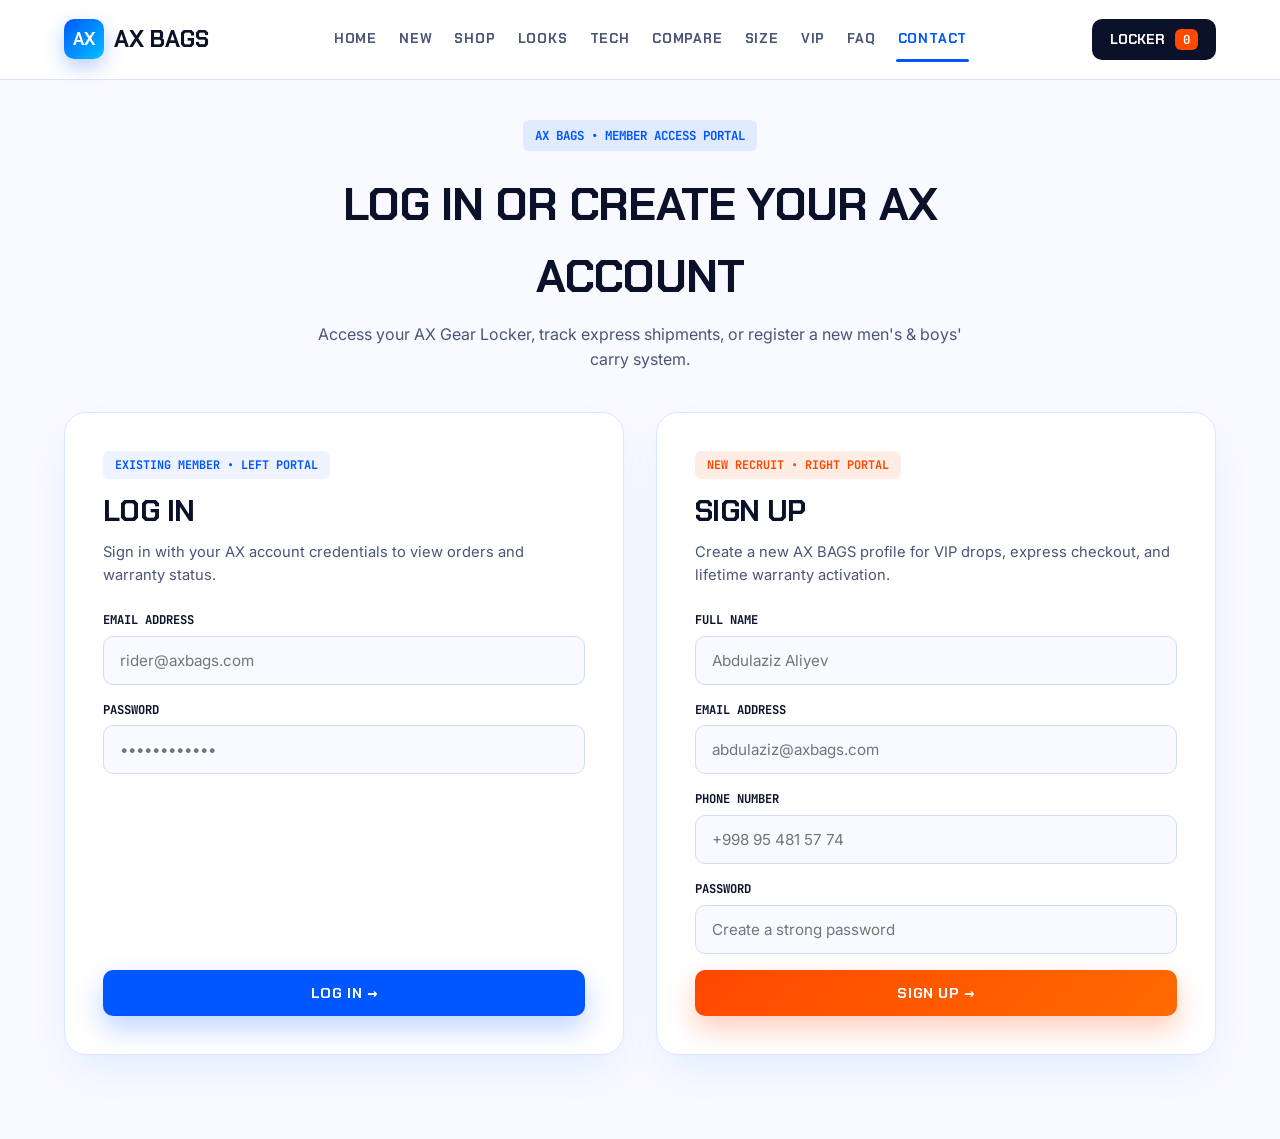
<file: contact.html>
<!doctype html>
<html lang="en">
  <head>
    <meta charset="UTF-8" />
    <meta name="viewport" content="width=device-width, initial-scale=1.0" />
    <title>Log In &amp; Sign Up — AX BAGS Member Portal</title>
    <meta
      name="description"
      content="Log in or sign up for an AX BAGS member account to manage orders, VIP drops, and lifetime warranty registration."
    />
    <link rel="preconnect" href="https://fonts.googleapis.com" />
    <link rel="preconnect" href="https://fonts.gstatic.com" crossorigin />
    <link
      href="https://fonts.googleapis.com/css2?family=Chakra+Petch:wght@600;700&family=Inter:wght@400;500;600;700;800&family=JetBrains+Mono:wght@500;700&display=swap"
      rel="stylesheet"
      media="print"
      onload="this.media = 'all'"
    />
    <link rel="stylesheet" href="style.css" />
  </head>
  <body>
    <header class="site-navbar">
      <div class="container nav-inner">
        <a href="index.html#page-home" class="brand-logo">
          <span class="logo-box">AX</span>
          <span>AX BAGS</span>
        </a>
        <nav class="nav-links">
          <a href="index.html#page-home">HOME</a>
          <a href="index.html#page-arrivals">NEW</a>
          <a href="index.html#page-catalog">SHOP</a>
          <a href="index.html#page-lookbook">LOOKS</a>
          <a href="index.html#page-anatomy">TECH</a>
          <a href="index.html#page-compare">COMPARE</a>
          <a href="index.html#page-size">SIZE</a>
          <a href="index.html#page-vip">VIP</a>
          <a href="index.html#page-reviews">FAQ</a>
          <a href="contact.html" class="active">CONTACT</a>
        </nav>
        <div class="nav-actions">
          <button class="cart-trigger" onclick="toggleCart(true)">
            <span>LOCKER</span>
            <span class="cart-count">0</span>
          </button>
        </div>
      </div>
    </header>

    <main class="contact-page-wrap">
      <div class="container">
        <div class="auth-header scroll-reveal visible">
          <span class="section-kicker">AX BAGS • MEMBER ACCESS PORTAL</span>
          <h1>LOG IN OR CREATE YOUR AX ACCOUNT</h1>
          <p>
            Access your AX Gear Locker, track express shipments, or register a
            new men's &amp; boys' carry system.
          </p>
        </div>
        <div class="auth-grid">
          <article class="auth-card ax-card scroll-reveal visible">
            <div class="auth-card-head">
              <span class="auth-badge">EXISTING MEMBER • LEFT PORTAL</span>
              <h2>LOG IN</h2>
              <p class="sub">
                Sign in with your AX account credentials to view orders and
                warranty status.
              </p>
            </div>
            <form class="auth-form" onsubmit="handleLogin(event)">
              <div class="auth-fields">
                <div class="form-group">
                  <label>EMAIL ADDRESS</label>
                  <input
                    type="email"
                    name="email"
                    required
                    placeholder="rider@axbags.com"
                  />
                </div>
                <div class="form-group">
                  <label>PASSWORD</label>
                  <input
                    type="password"
                    name="password"
                    required
                    placeholder="••••••••••••"
                  />
                </div>
              </div>
              <div>
                <button type="submit" class="btn-primary full-w">
                  LOG IN →
                </button>
                <div class="toast-msg"></div>
              </div>
            </form>
          </article>

          <article class="auth-card ax-card scroll-reveal visible">
            <div class="auth-card-head">
              <span class="auth-badge signup">NEW RECRUIT • RIGHT PORTAL</span>
              <h2>SIGN UP</h2>
              <p class="sub">
                Create a new AX BAGS profile for VIP drops, express checkout,
                and lifetime warranty activation.
              </p>
            </div>
            <form class="auth-form" onsubmit="handleSignup(event)">
              <div class="auth-fields">
                <div class="form-group">
                  <label>FULL NAME</label>
                  <input
                    type="text"
                    name="fullName"
                    required
                    placeholder="Abdulaziz Aliyev"
                  />
                </div>
                <div class="form-group">
                  <label>EMAIL ADDRESS</label>
                  <input
                    type="email"
                    name="email"
                    required
                    placeholder="abdulaziz@axbags.com"
                  />
                </div>
                <div class="form-group">
                  <label>PHONE NUMBER</label>
                  <input
                    type="tel"
                    name="phone"
                    required
                    placeholder="+998 95 481 57 74"
                  />
                </div>
                <div class="form-group">
                  <label>PASSWORD</label>
                  <input
                    type="password"
                    name="password"
                    required
                    placeholder="Create a strong password"
                  />
                </div>
              </div>
              <div>
                <button type="submit" class="btn-primary btn-flame full-w">
                  SIGN UP →
                </button>
                <div class="toast-msg"></div>
              </div>
            </form>
          </article>
        </div>
      </div>
    </main>

    <div
      id="cart-drawer"
      class="drawer-backdrop"
      onclick="if (event.target === this) toggleCart(false);"
    >
      <aside class="cart-drawer">
        <div class="drawer-head">
          <h3>AX GEAR LOCKER (<span class="cart-count">0</span>)</h3>
          <button class="close-btn" onclick="toggleCart(false)">✕</button>
        </div>
        <div class="ship-bar-wrap">
          <p id="ship-msg">Add $150.00 more for Free Express Shipping</p>
          <div class="ship-track">
            <div id="ship-fill" class="ship-fill"></div>
          </div>
        </div>
        <div id="cart-items" class="cart-items"></div>
        <div class="drawer-foot">
          <div class="subtotal-row">
            <span>ESTIMATED TOTAL</span>
            <strong id="cart-subtotal">$0.00</strong>
          </div>
          <button
            class="btn-primary full-w"
            onclick="
              this.textContent = 'LOCKER ORDER DISPATCHED ✓';
              setTimeout(
                () => (this.textContent = 'INSTANT EXPRESS CHECKOUT →'),
                2200,
              );
            "
          >
            INSTANT EXPRESS CHECKOUT →
          </button>
        </div>
      </aside>
    </div>

    <script src="script.js"></script>
  </body>
</html>
</file>
<file: style.css>
:root {
  --bg-snow: #f8faff;
  --bg-white: #ffffff;
  --bg-ice: #eef3ff;
  --hyper-blue: #0057ff;
  --flame-orange: #ff4800;
  --volt-green: #00d66c;
  --cyber-cyan: #00c2ff;
  --navy-ink: #0a1128;
  --cool-slate: #4a5578;
  --border-light: #dce5ff;
  --shadow-soft: 0 18px 45px -12px rgba(0, 87, 255, 0.12);
  --shadow-hover: 0 24px 48px rgba(0, 87, 255, 0.22);
}
* {
  box-sizing: border-box;
  margin: 0;
  padding: 0;
}
html {
  scroll-behavior: smooth;
  scroll-padding-top: 80px;
  background: var(--bg-snow);
  color: var(--navy-ink);
  font-family:
    "Inter",
    -apple-system,
    BlinkMacSystemFont,
    sans-serif;
}
body {
  background: var(--bg-snow);
  color: var(--navy-ink);
  overflow-x: hidden;
  line-height: 1.55;
}
h1,
h2,
h3,
h4,
.font-display {
  font-family: "Chakra Petch", sans-serif;
  letter-spacing: -0.02em;
  color: var(--navy-ink);
}
.container {
  width: 90vw;
  max-width: 90vw;
  margin-inline: auto;
}
.scroll-reveal {
  opacity: 0;
  transform: translateY(50px) scale(0.95);
  filter: blur(6px);
  transition: all 1.3s cubic-bezier(0.16, 1, 0.3, 1);
  will-change: opacity, transform, filter;
}
.scroll-reveal.visible {
  opacity: 1;
  transform: translateY(0) scale(1);
  filter: blur(0);
}
.ax-card,
.arrival-spotlight,
.bag-card,
.bento-card,
.anatomy-card,
.compare-wrap,
.size-guide-grid,
.vip-banner,
.review-card,
.faq-item,
.auth-card,
.stat-box,
.hero-visual-card {
  transition: all 1.2s cubic-bezier(0.16, 1, 0.3, 1);
}
.ax-card:hover,
.arrival-spotlight:hover,
.bag-card:hover,
.bento-card:hover,
.anatomy-card:hover,
.compare-wrap:hover,
.size-guide-grid:hover,
.vip-banner:hover,
.review-card:hover,
.faq-item:hover,
.auth-card:hover,
.stat-box:hover,
.hero-visual-card:hover {
  transform: translateY(-12px) scale(1.02);
  box-shadow: 0 24px 48px rgba(0, 87, 255, 0.22);
  border-color: #0057ff;
}
.ax-card img,
.arrival-media img,
.bag-card img,
.bento-card img,
.anatomy-card img,
.size-preview-box img,
.vip-media img,
.hero-visual-card img {
  transition: transform 1.4s cubic-bezier(0.16, 1, 0.3, 1);
}
.ax-card:hover img,
.arrival-spotlight:hover .arrival-media img,
.bag-card:hover img,
.bento-card:hover img,
.anatomy-card:hover img,
.size-guide-grid:hover .size-preview-box img,
.vip-banner:hover .vip-media img,
.hero-visual-card:hover img {
  transform: scale(1.08);
}
#contact-view {
  display: none;
}
body.contact-mode #main-store-view {
  display: none !important;
}
body.contact-mode #contact-view {
  display: block !important;
}
body.contact-mode footer,
body.contact-mode .site-footer {
  display: none !important;
}
#bag-preloader {
  position: fixed;
  inset: 0;
  z-index: 999999;
  display: flex;
  overflow: hidden;
  pointer-events: all;
  perspective: 1400px;
}
#bag-preloader.done {
  visibility: hidden;
  pointer-events: none;
}
.bag-top-flap {
  position: absolute;
  top: 0;
  left: 50%;
  transform: translateX(-50%);
  width: 420px;
  max-width: 90vw;
  height: 150px;
  background: linear-gradient(180deg, #0045cc 0%, #0057ff 100%);
  border: 2px solid #00c2ff;
  border-top: none;
  border-radius: 0 0 36px 36px;
  z-index: 7;
  display: flex;
  flex-direction: column;
  align-items: center;
  justify-content: flex-end;
  padding-bottom: 18px;
  box-shadow: 0 22px 50px rgba(10, 17, 40, 0.35);
  transform-origin: top center;
  transition:
    transform 2.2s cubic-bezier(0.22, 1, 0.36, 1),
    opacity 1.5s ease;
}
.tactical-buckle {
  background: #ffffff;
  color: #0a1128;
  font-family: "JetBrains Mono", monospace;
  font-size: 0.72rem;
  font-weight: 800;
  letter-spacing: 0.12em;
  padding: 8px 18px;
  border-radius: 8px;
  border: 2px solid #ff4800;
  box-shadow: 0 6px 16px rgba(255, 72, 0, 0.35);
  transition:
    transform 0.6s ease,
    background 0.4s ease;
}
#bag-preloader.unzipping .tactical-buckle {
  background: #00d66c;
  color: #ffffff;
  border-color: #ffffff;
  transform: scale(1.08);
}
#bag-preloader.opened .bag-top-flap {
  transform: translateX(-50%) rotateX(110deg) translateY(-180px);
  opacity: 0;
}
.bag-panel {
  width: 50%;
  height: 100%;
  background: linear-gradient(145deg, #0057ff 0%, #0a1128 100%);
  display: flex;
  flex-direction: column;
  justify-content: center;
  padding: 5vw;
  position: relative;
  transition:
    transform 3.2s cubic-bezier(0.22, 1, 0.36, 1),
    opacity 2.8s ease;
}
.bag-left {
  align-items: flex-end;
  border-right: 4px dashed rgba(255, 255, 255, 0.65);
  transform-origin: left center;
}
.bag-right {
  align-items: flex-start;
  border-left: 4px dashed rgba(255, 255, 255, 0.65);
  transform-origin: right center;
}
.bag-brand-mark {
  color: #ffffff;
  font-family: "Chakra Petch", sans-serif;
  text-transform: uppercase;
}
.bag-brand-mark h2 {
  color: #ffffff;
  font-size: clamp(2.8rem, 6vw, 5.5rem);
  line-height: 0.95;
}
.bag-stitch-badge {
  display: inline-block;
  padding: 6px 14px;
  background: rgba(255, 255, 255, 0.14);
  border: 1px solid rgba(0, 194, 255, 0.55);
  border-radius: 6px;
  color: #00c2ff;
  font-family: "JetBrains Mono", monospace;
  font-size: 0.78rem;
  margin-bottom: 12px;
}
.zipper-track {
  position: absolute;
  top: 0;
  bottom: 0;
  left: 50%;
  width: 14px;
  transform: translateX(-50%);
  background: repeating-linear-gradient(
    to bottom,
    #ffffff 0px,
    #ffffff 6px,
    #0057ff 6px,
    #0057ff 12px
  );
  z-index: 5;
  transition: opacity 0.6s ease;
}
.zipper-puller {
  position: absolute;
  top: 110px;
  left: 50%;
  transform: translate(-50%, 0);
  width: 58px;
  height: 86px;
  border-radius: 14px;
  background: linear-gradient(180deg, #ff4800 0%, #ff7700 100%);
  border: 3px solid #ffffff;
  color: #ffffff;
  font-family: "Chakra Petch", sans-serif;
  font-weight: 700;
  font-size: 1.05rem;
  display: flex;
  align-items: center;
  justify-content: center;
  z-index: 8;
  box-shadow: 0 16px 35px rgba(255, 72, 0, 0.55);
  transition:
    top 1.55s cubic-bezier(0.65, 0, 0.35, 1),
    opacity 0.5s ease;
}
#bag-preloader.unzipping .zipper-puller {
  top: 94%;
}
#bag-preloader.opened .zipper-track,
#bag-preloader.opened .zipper-puller {
  opacity: 0;
}
#bag-preloader.opened .bag-left {
  transform: translateX(-106%) rotateY(-22deg);
  opacity: 0;
}
#bag-preloader.opened .bag-right {
  transform: translateX(106%) rotateY(22deg);
  opacity: 0;
}
.site-navbar {
  position: fixed;
  top: 0;
  left: 0;
  right: 0;
  width: 100%;
  height: 80px;
  z-index: 99999;
  background: rgba(255, 255, 255, 0.94);
  backdrop-filter: blur(20px);
  border-bottom: 1px solid var(--border-light);
  display: flex;
  align-items: center;
}
.nav-inner {
  display: flex;
  align-items: center;
  justify-content: space-between;
  gap: 16px;
}
.brand-logo {
  display: inline-flex;
  align-items: center;
  gap: 10px;
  text-decoration: none;
  font-family: "Chakra Petch", sans-serif;
  font-weight: 700;
  font-size: 1.45rem;
  color: var(--navy-ink);
  flex-shrink: 0;
}
.logo-box {
  width: 40px;
  height: 40px;
  border-radius: 10px;
  background: linear-gradient(135deg, var(--hyper-blue), var(--cyber-cyan));
  color: #ffffff;
  display: inline-flex;
  align-items: center;
  justify-content: center;
  font-weight: 700;
  font-size: 1.1rem;
  box-shadow: 0 8px 20px rgba(0, 87, 255, 0.28);
}
.nav-links {
  display: flex;
  align-items: center;
  gap: 18px;
  overflow-x: auto;
  scrollbar-width: none;
}
.nav-links::-webkit-scrollbar {
  display: none;
}
.nav-links a {
  position: relative;
  text-decoration: none;
  color: var(--cool-slate);
  font-family: "Chakra Petch", sans-serif;
  font-size: 0.84rem;
  font-weight: 700;
  letter-spacing: 0.06em;
  text-transform: uppercase;
  padding: 28px 2px;
  white-space: nowrap;
  transition: color 0.25s ease;
}
.nav-links a:hover,
.nav-links a.active {
  color: var(--hyper-blue);
}
.nav-links a::after {
  content: "";
  position: absolute;
  left: 0;
  right: 0;
  bottom: 16px;
  height: 3px;
  border-radius: 3px;
  background: var(--hyper-blue);
  transform: scaleX(0);
  transform-origin: center;
  transition: transform 0.3s cubic-bezier(0.22, 1, 0.36, 1);
}
.nav-links a.active::after,
.nav-links a:hover::after {
  transform: scaleX(1);
}
.nav-actions {
  display: flex;
  align-items: center;
  gap: 10px;
  flex-shrink: 0;
}
.cart-trigger {
  display: inline-flex;
  align-items: center;
  gap: 10px;
  background: var(--navy-ink);
  color: #ffffff;
  border: none;
  padding: 10px 18px;
  border-radius: 10px;
  font-family: "Chakra Petch", sans-serif;
  font-weight: 700;
  font-size: 0.86rem;
  cursor: pointer;
  transition:
    background 0.25s ease,
    transform 0.2s ease;
}
.cart-trigger:hover {
  background: var(--hyper-blue);
  transform: translateY(-2px);
}
.cart-count {
  background: var(--flame-orange);
  color: #ffffff;
  padding: 2px 8px;
  border-radius: 6px;
  font-family: "JetBrains Mono", monospace;
  font-size: 0.78rem;
}
.hero-section {
  height: 100vh;
  max-height: 100vh;
  min-height: 100vh;
  padding-top: 80px;
  box-sizing: border-box;
  overflow: hidden;
  display: flex;
  align-items: center;
  border-bottom: 1px solid var(--border-light);
  background:
    radial-gradient(
      circle at 82% 24%,
      rgba(0, 194, 255, 0.22),
      transparent 42%
    ),
    radial-gradient(circle at 15% 75%, rgba(0, 87, 255, 0.12), transparent 45%),
    var(--bg-snow);
}
.hero-grid {
  display: grid;
  grid-template-columns: 1.1fr 0.9fr;
  align-items: center;
  gap: 36px;
  width: 100%;
}
.eyebrow-tag {
  display: inline-flex;
  align-items: center;
  gap: 10px;
  background: var(--bg-ice);
  border: 1px solid #c4d6ff;
  color: var(--hyper-blue);
  padding: 6px 14px;
  border-radius: 8px;
  font-family: "JetBrains Mono", monospace;
  font-size: 0.75rem;
  font-weight: 700;
  margin-bottom: 14px;
}
.pulse-dot {
  width: 9px;
  height: 9px;
  border-radius: 50%;
  background: var(--volt-green);
  box-shadow: 0 0 0 5px rgba(0, 214, 108, 0.22);
}
.hero-title {
  font-size: clamp(2.3rem, 4.1vw, 4rem);
  line-height: 1.02;
  margin-bottom: 14px;
  text-transform: uppercase;
}
.hero-title span {
  background: linear-gradient(90deg, var(--hyper-blue), var(--cyber-cyan));
  -webkit-background-clip: text;
  background-clip: text;
  color: transparent;
}
.hero-lead {
  font-size: 1rem;
  color: var(--cool-slate);
  max-width: 58ch;
  margin-bottom: 20px;
}
.hero-ctas {
  display: flex;
  flex-wrap: wrap;
  gap: 12px;
  margin-bottom: 22px;
}
.btn-primary {
  display: inline-flex;
  align-items: center;
  justify-content: center;
  gap: 8px;
  background: var(--hyper-blue);
  color: #ffffff;
  border: none;
  padding: 13px 24px;
  border-radius: 10px;
  font-family: "Chakra Petch", sans-serif;
  font-weight: 700;
  font-size: 0.92rem;
  letter-spacing: 0.04em;
  text-decoration: none;
  cursor: pointer;
  box-shadow: 0 12px 28px rgba(0, 87, 255, 0.26);
  transition:
    transform 0.25s ease,
    background 0.25s ease,
    box-shadow 0.25s ease;
}
.btn-primary:hover {
  background: #0043c7;
  transform: translateY(-2px);
  box-shadow: 0 16px 34px rgba(0, 87, 255, 0.35);
}
.btn-flame {
  background: linear-gradient(135deg, var(--flame-orange), #ff6a00);
  box-shadow: 0 12px 28px rgba(255, 72, 0, 0.28);
}
.btn-flame:hover {
  background: #e03e00;
  box-shadow: 0 16px 34px rgba(255, 72, 0, 0.38);
}
.btn-outline,
.btn-ghost {
  display: inline-flex;
  align-items: center;
  justify-content: center;
  gap: 8px;
  background: var(--bg-white);
  color: var(--navy-ink);
  border: 1.5px solid #c5d4f7;
  padding: 12px 20px;
  border-radius: 10px;
  font-family: "Chakra Petch", sans-serif;
  font-weight: 700;
  font-size: 0.88rem;
  text-decoration: none;
  cursor: pointer;
  transition:
    border-color 0.2s ease,
    color 0.2s ease,
    background 0.2s ease;
}
.btn-outline:hover,
.btn-ghost:hover {
  border-color: var(--hyper-blue);
  color: var(--hyper-blue);
  background: var(--bg-ice);
}
.hero-stats {
  display: grid;
  grid-template-columns: repeat(3, 1fr);
  gap: 14px;
  padding-top: 18px;
  border-top: 1px solid var(--border-light);
}
.stat-box {
  background: var(--bg-white);
  border: 1px solid var(--border-light);
  padding: 12px 14px;
  border-radius: 12px;
  box-shadow: var(--shadow-soft);
}
.stat-box strong {
  display: block;
  font-family: "Chakra Petch", sans-serif;
  font-size: 1.35rem;
  color: var(--hyper-blue);
}
.stat-box span {
  font-size: 0.74rem;
  color: var(--cool-slate);
  font-weight: 600;
}
.hero-showcase {
  position: relative;
  display: flex;
  justify-content: center;
  align-items: center;
}
.hero-visual-card {
  width: 100%;
  background: linear-gradient(145deg, #ffffff 0%, #eef3ff 100%);
  border: 2px solid #cfe0ff;
  border-radius: 26px;
  padding: 18px;
  box-shadow: var(--shadow-hover);
  position: relative;
  overflow: hidden;
}
.hero-visual-card img {
  width: 100%;
  height: 400px;
  max-height: 52vh;
  object-fit: cover;
  border-radius: 24px;
  display: block;
}
.floating-chip {
  position: absolute;
  background: rgba(255, 255, 255, 0.96);
  border: 1.5px solid var(--border-light);
  padding: 8px 14px;
  border-radius: 12px;
  box-shadow: var(--shadow-soft);
  font-family: "JetBrains Mono", monospace;
  font-size: 0.72rem;
  font-weight: 700;
  color: var(--navy-ink);
  z-index: 3;
}
.chip-top {
  top: 28px;
  left: 28px;
  border-left: 4px solid var(--volt-green);
}
.chip-bottom {
  bottom: 92px;
  right: 28px;
  border-left: 4px solid var(--flame-orange);
}
.hero-card-bar {
  margin-top: 14px;
  display: flex;
  align-items: center;
  justify-content: space-between;
  gap: 12px;
  background: var(--bg-white);
  padding: 12px 16px;
  border-radius: 14px;
  border: 1px solid var(--border-light);
  position: relative;
  z-index: 3;
}
.marquee-ribbon {
  background: linear-gradient(
    90deg,
    var(--hyper-blue),
    #003bb5,
    var(--hyper-blue)
  );
  color: #ffffff;
  padding: 14px 0;
  overflow: hidden;
  white-space: nowrap;
}
.marquee-track {
  display: inline-flex;
  gap: 36px;
  font-family: "Chakra Petch", sans-serif;
  font-weight: 700;
  font-size: 0.92rem;
  letter-spacing: 0.08em;
  animation: marqueeMove 24s linear infinite;
}
@keyframes marqueeMove {
  0% {
    transform: translateX(0);
  }
  100% {
    transform: translateX(-50%);
  }
}
.section-block {
  padding-block: 84px;
  border-bottom: 1px solid var(--border-light);
}
.section-ice {
  background: var(--bg-ice);
}
.section-white {
  background: var(--bg-white);
}
.section-head {
  display: flex;
  flex-wrap: wrap;
  align-items: flex-end;
  justify-content: space-between;
  gap: 20px;
  margin-bottom: 42px;
}
.section-kicker {
  display: inline-block;
  font-family: "JetBrains Mono", monospace;
  font-size: 0.78rem;
  font-weight: 700;
  color: var(--hyper-blue);
  background: rgba(0, 87, 255, 0.09);
  padding: 6px 12px;
  border-radius: 6px;
  margin-bottom: 10px;
}
.section-title {
  font-size: clamp(2rem, 3.3vw, 3rem);
  text-transform: uppercase;
  line-height: 1.08;
}
.section-desc {
  color: var(--cool-slate);
  max-width: 54ch;
  font-size: 1rem;
}
.arrivals-grid {
  display: grid;
  grid-template-columns: repeat(4, 1fr);
  gap: 24px;
}
.arrival-spotlight {
  background: var(--bg-white);
  border: 1.5px solid #cfe0ff;
  border-radius: 22px;
  padding: 16px;
  overflow: hidden;
  display: flex;
  flex-direction: column;
  box-shadow: var(--shadow-soft);
}
.arrival-media {
  width: 100%;
  height: 250px;
  min-height: 250px;
  max-height: 250px;
  overflow: hidden;
  border-radius: 16px;
  position: relative;
  flex-shrink: 0;
  background: var(--bg-ice);
  margin-bottom: 16px;
}
.arrival-media img {
  width: 100%;
  height: 100%;
  object-fit: cover;
  object-position: center center;
  display: block;
}
.spot-copy {
  display: flex;
  flex-direction: column;
  justify-content: space-between;
  flex: 1;
}
.spot-badge {
  align-self: flex-start;
  background: var(--flame-orange);
  color: #ffffff;
  font-family: "JetBrains Mono", monospace;
  font-size: 0.7rem;
  font-weight: 700;
  padding: 5px 10px;
  border-radius: 6px;
  margin-bottom: 10px;
}
.spot-copy h3 {
  font-size: 1.25rem;
  margin-bottom: 8px;
}
.spot-copy p {
  color: var(--cool-slate);
  font-size: 0.88rem;
  margin-bottom: 14px;
  flex: 1;
}
.arrival-meta {
  display: flex;
  gap: 6px;
  flex-wrap: wrap;
  margin-bottom: 16px;
}
.arrival-meta span {
  background: var(--bg-ice);
  color: var(--navy-ink);
  font-family: "JetBrains Mono", monospace;
  font-size: 0.7rem;
  font-weight: 700;
  padding: 5px 8px;
  border-radius: 6px;
}
.catalog-controls {
  display: flex;
  flex-wrap: wrap;
  align-items: center;
  justify-content: space-between;
  gap: 16px;
  background: var(--bg-snow);
  padding: 16px 20px;
  border-radius: 16px;
  border: 1px solid var(--border-light);
  margin-bottom: 28px;
}
.cat-tabs {
  display: flex;
  flex-wrap: wrap;
  gap: 8px;
}
.cat-btn {
  background: var(--bg-white);
  color: var(--cool-slate);
  border: 1px solid #cfddfb;
  padding: 10px 18px;
  border-radius: 10px;
  font-family: "Chakra Petch", sans-serif;
  font-weight: 700;
  font-size: 0.86rem;
  cursor: pointer;
  transition: all 0.2s ease;
}
.cat-btn.active,
.cat-btn:hover {
  background: var(--hyper-blue);
  color: #ffffff;
  border-color: var(--hyper-blue);
}
.search-box {
  flex: 1;
  min-width: 240px;
  max-width: 360px;
}
.search-box input {
  width: 100%;
  padding: 11px 16px;
  border-radius: 10px;
  border: 1.5px solid #cfddfb;
  background: var(--bg-white);
  color: var(--navy-ink);
  font-size: 0.92rem;
  outline: none;
}
.search-box input:focus {
  border-color: var(--hyper-blue);
}
.catalog-grid {
  display: grid;
  grid-template-columns: repeat(4, 1fr);
  gap: 24px;
}
.bag-card {
  background: var(--bg-white);
  border: 1.5px solid var(--border-light);
  border-radius: 18px;
  overflow: hidden;
  display: flex;
  flex-direction: column;
  box-shadow: var(--shadow-soft);
}
.card-media {
  position: relative;
  height: 240px;
  max-height: 240px;
  background: var(--bg-ice);
  overflow: hidden;
}
.card-media img {
  width: 100%;
  height: 100%;
  object-fit: cover;
}
.badge-tag {
  position: absolute;
  top: 12px;
  left: 12px;
  background: var(--hyper-blue);
  color: #ffffff;
  font-family: "JetBrains Mono", monospace;
  font-size: 0.7rem;
  font-weight: 700;
  padding: 5px 10px;
  border-radius: 6px;
  z-index: 2;
}
.badge-tag.flame {
  background: var(--flame-orange);
}
.sku-tag {
  position: absolute;
  top: 12px;
  right: 12px;
  background: rgba(255, 255, 255, 0.92);
  color: var(--navy-ink);
  font-family: "JetBrains Mono", monospace;
  font-size: 0.72rem;
  font-weight: 700;
  padding: 4px 9px;
  border-radius: 6px;
  z-index: 2;
}
.card-body {
  padding: 20px;
  display: flex;
  flex-direction: column;
  flex: 1;
}
.card-meta {
  display: flex;
  justify-content: space-between;
  font-family: "JetBrains Mono", monospace;
  font-size: 0.72rem;
  font-weight: 700;
  color: var(--hyper-blue);
  margin-bottom: 8px;
}
.card-body h3 {
  font-size: 1.2rem;
  margin-bottom: 8px;
}
.card-body p {
  color: var(--cool-slate);
  font-size: 0.87rem;
  margin-bottom: 18px;
  flex: 1;
}
.card-footer {
  display: flex;
  align-items: center;
  justify-content: space-between;
  gap: 10px;
  padding-top: 14px;
  border-top: 1px solid var(--border-light);
}
.price-now {
  font-family: "Chakra Petch", sans-serif;
  font-size: 1.3rem;
  font-weight: 700;
  color: var(--navy-ink);
}
.price-was {
  font-size: 0.8rem;
  color: var(--cool-slate);
  text-decoration: line-through;
  margin-left: 6px;
}
.card-actions {
  display: flex;
  gap: 6px;
}
.card-actions .btn-ghost,
.card-actions .btn-primary {
  padding: 9px 13px;
  font-size: 0.78rem;
}
.bento-grid {
  display: grid;
  grid-template-columns: repeat(3, 1fr);
  gap: 24px;
}
.bento-card {
  height: 300px;
  max-height: 300px;
  overflow: hidden;
  border-radius: 20px;
  position: relative;
  border: 2px solid #ffffff;
  box-shadow: var(--shadow-soft);
}
.bento-card img {
  width: 100%;
  height: 100%;
  max-height: 300px;
  object-fit: cover;
  object-position: center;
  display: block;
}
.bento-overlay {
  position: absolute;
  inset: auto 14px 14px 14px;
  background: rgba(255, 255, 255, 0.94);
  backdrop-filter: blur(12px);
  padding: 14px 18px;
  border-radius: 14px;
  border: 1px solid var(--border-light);
}
.bento-overlay span {
  font-family: "JetBrains Mono", monospace;
  font-size: 0.7rem;
  font-weight: 700;
  color: var(--flame-orange);
}
.bento-overlay h3 {
  font-size: 1.18rem;
  margin: 2px 0 4px;
}
.bento-overlay p {
  font-size: 0.82rem;
  color: var(--cool-slate);
  line-height: 1.4;
}
.anatomy-grid {
  display: grid;
  grid-template-columns: repeat(3, 1fr);
  gap: 24px;
}
.anatomy-card {
  background: var(--bg-snow);
  border: 1.5px solid var(--border-light);
  border-radius: 18px;
  padding: 20px;
  box-shadow: var(--shadow-soft);
  overflow: hidden;
}
.card-photo-banner {
  position: relative;
  width: 100%;
  height: 220px;
  min-height: 220px;
  border-radius: 14px;
  overflow: hidden;
  margin-bottom: 16px;
  background: var(--bg-ice);
}
.anatomy-card img,
.card-photo-banner img {
  width: 100%;
  height: 220px;
  min-height: 220px;
  object-fit: cover;
  border-radius: 14px;
  margin-bottom: 16px;
  display: block;
}
.photo-code-tag {
  position: absolute;
  bottom: 10px;
  left: 10px;
  background: rgba(10, 17, 40, 0.88);
  color: #ffffff;
  font-family: "JetBrains Mono", monospace;
  font-size: 0.7rem;
  font-weight: 700;
  padding: 4px 10px;
  border-radius: 6px;
  border-left: 3px solid var(--cyber-cyan);
  z-index: 2;
}
.anatomy-card h3 {
  font-size: 1.25rem;
  margin-bottom: 8px;
}
.anatomy-card p {
  color: var(--cool-slate);
  font-size: 0.92rem;
}
.compare-wrap {
  background: var(--bg-white);
  border: 1.5px solid var(--border-light);
  border-radius: 20px;
  overflow-x: auto;
  box-shadow: var(--shadow-soft);
}
.compare-table {
  width: 100%;
  border-collapse: collapse;
  min-width: 760px;
}
.compare-table th,
.compare-table td {
  padding: 18px 22px;
  text-align: left;
  border-bottom: 1px solid var(--border-light);
}
.compare-table th {
  background: var(--bg-ice);
  font-family: "Chakra Petch", sans-serif;
  font-size: 0.95rem;
  text-transform: uppercase;
  color: var(--navy-ink);
}
.compare-table td {
  font-size: 0.93rem;
  color: var(--cool-slate);
}
.compare-table td:first-child {
  font-weight: 700;
  color: var(--navy-ink);
}
.compare-table .highlight-col {
  background: rgba(0, 87, 255, 0.05);
  color: var(--hyper-blue);
  font-weight: 700;
}
.size-guide-grid {
  display: grid;
  grid-template-columns: 1fr 1fr;
  gap: 32px;
  align-items: center;
  background: var(--bg-snow);
  border: 1.5px solid var(--border-light);
  border-radius: 24px;
  padding: 34px;
  box-shadow: var(--shadow-soft);
}
.size-tabs {
  display: flex;
  flex-wrap: wrap;
  gap: 10px;
  margin: 18px 0 24px;
}
.size-tab {
  background: var(--bg-white);
  border: 1.5px solid #c6d7ff;
  color: var(--navy-ink);
  padding: 12px 20px;
  border-radius: 10px;
  font-family: "Chakra Petch", sans-serif;
  font-weight: 700;
  font-size: 0.95rem;
  cursor: pointer;
}
.size-tab.active {
  background: var(--hyper-blue);
  color: #ffffff;
  border-color: var(--hyper-blue);
}
.size-preview-box {
  background: var(--bg-white);
  border-radius: 18px;
  padding: 18px;
  border: 1px solid var(--border-light);
  overflow: hidden;
}
.size-preview-box img {
  width: 100%;
  height: 300px;
  object-fit: cover;
  border-radius: 12px;
  display: block;
}
.size-caption {
  display: flex;
  justify-content: space-between;
  margin-top: 12px;
  font-family: "JetBrains Mono", monospace;
  font-size: 0.8rem;
  color: var(--hyper-blue);
  font-weight: 700;
}
.loadout-checklist {
  display: grid;
  grid-template-columns: repeat(2, 1fr);
  gap: 12px;
  margin-top: 20px;
}
.loadout-checklist div {
  background: var(--bg-white);
  border: 1px solid var(--border-light);
  padding: 12px 14px;
  border-radius: 10px;
  font-size: 0.88rem;
  font-weight: 600;
}
.loadout-checklist span {
  color: var(--volt-green);
  font-weight: 800;
  margin-right: 6px;
}
.vip-banner {
  background: linear-gradient(135deg, #eef4ff 0%, #d9e8ff 50%, #e3f9ff 100%);
  border: 2px solid var(--hyper-blue);
  border-radius: 26px;
  padding: 44px;
  display: grid;
  grid-template-columns: 1.15fr 0.85fr;
  gap: 36px;
  align-items: center;
  box-shadow: var(--shadow-hover);
  overflow: hidden;
}
.vip-copy h2 {
  font-size: clamp(2rem, 3.4vw, 3.1rem);
  margin: 12px 0 16px;
}
.vip-copy p {
  color: var(--cool-slate);
  font-size: 1.02rem;
  margin-bottom: 24px;
}
.vip-perks {
  display: grid;
  grid-template-columns: repeat(3, 1fr);
  gap: 14px;
  margin-bottom: 28px;
}
.vip-perk {
  background: var(--bg-white);
  padding: 14px;
  border-radius: 12px;
  border: 1px solid var(--border-light);
}
.vip-perk strong {
  display: block;
  font-family: "Chakra Petch", sans-serif;
  color: var(--flame-orange);
  font-size: 1.15rem;
}
.vip-perk span {
  font-size: 0.8rem;
  color: var(--cool-slate);
}
.vip-media {
  overflow: hidden;
  border-radius: 18px;
}
.vip-media img {
  width: 100%;
  height: 340px;
  object-fit: cover;
  border-radius: 18px;
  border: 3px solid #ffffff;
  box-shadow: var(--shadow-soft);
  display: block;
}
.reviews-grid {
  display: grid;
  grid-template-columns: repeat(4, 1fr);
  gap: 22px;
  margin-bottom: 44px;
}
.review-card {
  background: var(--bg-snow);
  border: 1.5px solid var(--border-light);
  border-radius: 18px;
  padding: 24px;
  box-shadow: var(--shadow-soft);
  display: flex;
  flex-direction: column;
  justify-content: space-between;
}
.stars-row {
  color: var(--flame-orange);
  font-size: 0.9rem;
  letter-spacing: 0.08em;
  margin-bottom: 10px;
  font-weight: 800;
}
.review-card h3 {
  font-size: 1.12rem;
  margin-bottom: 10px;
}
.review-card p {
  color: var(--cool-slate);
  font-size: 0.9rem;
  margin-bottom: 18px;
  flex: 1;
}
.reviewer-meta {
  display: flex;
  align-items: center;
  gap: 12px;
  padding-top: 14px;
  border-top: 1px solid var(--border-light);
}
.reviewer-avatar {
  width: 56px;
  height: 56px;
  min-width: 56px;
  border-radius: 50%;
  object-fit: cover;
  border: 2px solid #0057ff;
  display: block;
}
.reviewer-info strong {
  display: block;
  font-family: "Chakra Petch", sans-serif;
  font-size: 0.95rem;
  color: var(--navy-ink);
}
.reviewer-info span {
  font-family: "JetBrains Mono", monospace;
  font-size: 0.72rem;
  color: var(--hyper-blue);
  font-weight: 700;
}
.faq-list {
  display: grid;
  grid-template-columns: repeat(2, 1fr);
  gap: 18px;
}
.faq-item {
  background: var(--bg-white);
  border: 1.5px solid var(--border-light);
  border-radius: 14px;
  padding: 18px 22px;
}
.faq-item summary {
  font-family: "Chakra Petch", sans-serif;
  font-weight: 700;
  font-size: 1.05rem;
  cursor: pointer;
  color: var(--navy-ink);
}
.faq-item p {
  margin-top: 10px;
  color: var(--cool-slate);
  font-size: 0.92rem;
}
.contact-page-wrap {
  padding-top: 120px;
  padding-bottom: 84px;
  min-height: calc(100vh - 80px);
  display: flex;
  align-items: center;
}
.auth-header {
  text-align: center;
  max-width: 680px;
  margin: 0 auto 40px;
}
.auth-header h1 {
  font-size: clamp(2.1rem, 3.6vw, 3.2rem);
  text-transform: uppercase;
  margin: 8px 0 10px;
}
.auth-header p {
  color: var(--cool-slate);
  font-size: 1rem;
}
.auth-grid {
  display: grid;
  grid-template-columns: 1fr 1fr;
  gap: 32px;
  align-items: stretch;
}
.auth-card {
  background: var(--bg-white);
  border: 1.5px solid var(--border-light);
  border-radius: 22px;
  padding: 38px;
  box-shadow: var(--shadow-soft);
  display: flex;
  flex-direction: column;
  justify-content: space-between;
}
.auth-card-head {
  margin-bottom: 24px;
}
.auth-badge {
  display: inline-block;
  font-family: "JetBrains Mono", monospace;
  font-size: 0.74rem;
  font-weight: 700;
  color: var(--hyper-blue);
  background: var(--bg-ice);
  padding: 5px 12px;
  border-radius: 6px;
  margin-bottom: 10px;
}
.auth-badge.signup {
  color: var(--flame-orange);
  background: rgba(255, 72, 0, 0.1);
}
.auth-card h2 {
  font-size: 1.85rem;
  text-transform: uppercase;
  margin-bottom: 6px;
}
.auth-card p.sub {
  color: var(--cool-slate);
  font-size: 0.92rem;
}
.auth-form {
  display: flex;
  flex-direction: column;
  gap: 16px;
  flex: 1;
  justify-content: space-between;
}
.auth-fields {
  display: flex;
  flex-direction: column;
  gap: 16px;
}
.form-group {
  display: flex;
  flex-direction: column;
  gap: 6px;
}
.form-group label {
  font-family: "JetBrains Mono", monospace;
  font-size: 0.76rem;
  font-weight: 700;
  color: var(--navy-ink);
}
.form-group input {
  padding: 14px 16px;
  border-radius: 10px;
  border: 1.5px solid #cfddfb;
  background: var(--bg-snow);
  color: var(--navy-ink);
  font-family: inherit;
  font-size: 0.95rem;
  outline: none;
  transition:
    border-color 0.2s ease,
    background 0.2s ease;
}
.form-group input:focus {
  border-color: var(--hyper-blue);
  background: var(--bg-white);
}
.toast-msg {
  margin-top: 14px;
  padding: 13px 16px;
  border-radius: 10px;
  background: rgba(0, 214, 108, 0.14);
  border: 1.5px solid var(--volt-green);
  color: var(--navy-ink);
  font-family: "JetBrains Mono", monospace;
  font-size: 0.8rem;
  font-weight: 700;
  display: none;
}
.toast-msg.show {
  display: block;
}
.site-footer {
  background: var(--bg-white);
  border-top: 2px solid var(--border-light);
  padding: 64px 0 36px;
}
.footer-grid {
  display: grid;
  grid-template-columns: 1.4fr 1fr 1fr 1fr;
  gap: 32px;
  padding-bottom: 40px;
  border-bottom: 1px solid var(--border-light);
}
.footer-brand p {
  color: var(--cool-slate);
  margin: 14px 0 20px;
  max-width: 38ch;
  font-size: 0.92rem;
}
.footer-col h4 {
  font-size: 1rem;
  margin-bottom: 14px;
  text-transform: uppercase;
}
.footer-col ul {
  list-style: none;
  display: flex;
  flex-direction: column;
  gap: 10px;
}
.footer-col a {
  text-decoration: none;
  color: var(--cool-slate);
  font-size: 0.9rem;
  transition: color 0.2s ease;
}
.footer-col a:hover {
  color: var(--hyper-blue);
}
.footer-bottom {
  padding-top: 24px;
  display: flex;
  flex-wrap: wrap;
  justify-content: space-between;
  gap: 14px;
  font-size: 0.84rem;
  color: var(--cool-slate);
}
.drawer-backdrop,
.modal-backdrop {
  position: fixed;
  inset: 0;
  background: rgba(10, 17, 40, 0.45);
  backdrop-filter: blur(6px);
  z-index: 100000;
  opacity: 0;
  pointer-events: none;
  transition: opacity 0.25s ease;
}
.drawer-backdrop.open,
.modal-backdrop.open {
  opacity: 1;
  pointer-events: auto;
}
.cart-drawer {
  position: absolute;
  top: 0;
  right: 0;
  width: 430px;
  max-width: 92vw;
  height: 100%;
  background: var(--bg-white);
  padding: 26px;
  display: flex;
  flex-direction: column;
  box-shadow: -20px 0 50px rgba(10, 17, 40, 0.18);
}
.drawer-head {
  display: flex;
  align-items: center;
  justify-content: space-between;
  padding-bottom: 16px;
  border-bottom: 1px solid var(--border-light);
}
.close-btn {
  background: var(--bg-ice);
  border: none;
  width: 36px;
  height: 36px;
  border-radius: 8px;
  font-weight: 800;
  cursor: pointer;
}
.ship-bar-wrap {
  background: var(--bg-ice);
  padding: 12px 14px;
  border-radius: 10px;
  margin: 14px 0;
  font-size: 0.82rem;
  font-weight: 600;
}
.ship-track {
  height: 7px;
  background: #d5e2ff;
  border-radius: 6px;
  overflow: hidden;
  margin-top: 8px;
}
.ship-fill {
  height: 100%;
  width: 0%;
  background: linear-gradient(90deg, var(--hyper-blue), var(--volt-green));
  transition: width 0.3s ease;
}
.cart-items {
  flex: 1;
  overflow-y: auto;
  display: flex;
  flex-direction: column;
  gap: 12px;
}
.cart-row {
  display: flex;
  gap: 12px;
  align-items: center;
  background: var(--bg-snow);
  padding: 10px;
  border-radius: 12px;
  border: 1px solid var(--border-light);
}
.cart-row img {
  width: 68px;
  height: 68px;
  object-fit: cover;
  border-radius: 8px;
}
.cart-info h4 {
  font-size: 0.95rem;
}
.cart-info span {
  font-size: 0.8rem;
  color: var(--cool-slate);
}
.qty-ctrl {
  display: inline-flex;
  align-items: center;
  gap: 8px;
  margin-top: 6px;
}
.qty-ctrl button {
  width: 24px;
  height: 24px;
  border-radius: 6px;
  border: 1px solid #c6d7ff;
  background: var(--bg-white);
  cursor: pointer;
  font-weight: 700;
}
.drawer-foot {
  padding-top: 16px;
  border-top: 1px solid var(--border-light);
}
.subtotal-row {
  display: flex;
  justify-content: space-between;
  font-family: "Chakra Petch", sans-serif;
  font-size: 1.2rem;
  font-weight: 700;
  margin-bottom: 12px;
}
.full-w {
  width: 100%;
}
.spec-modal {
  position: absolute;
  top: 50%;
  left: 50%;
  transform: translate(-50%, -50%);
  width: 820px;
  max-width: 92vw;
  background: var(--bg-white);
  border-radius: 22px;
  padding: 28px;
  box-shadow: var(--shadow-hover);
}
.spec-grid {
  display: grid;
  grid-template-columns: 1fr 1fr;
  gap: 24px;
  align-items: center;
  margin-top: 18px;
}
.spec-grid img {
  width: 100%;
  height: 320px;
  object-fit: cover;
  border-radius: 14px;
}
.spec-lead {
  color: var(--cool-slate);
  margin: 12px 0 18px;
}
.spec-pills {
  display: grid;
  grid-template-columns: repeat(2, 1fr);
  gap: 10px;
  margin-bottom: 20px;
}
.spec-pills div {
  background: var(--bg-ice);
  padding: 10px 12px;
  border-radius: 10px;
}
.spec-pills strong {
  display: block;
  font-size: 0.72rem;
  color: var(--cool-slate);
}
.spec-pills span {
  font-family: "Chakra Petch", sans-serif;
  font-weight: 700;
  color: var(--hyper-blue);
}
@media (max-width: 1100px) {
  .hero-section {
    height: auto;
    max-height: none;
    padding-block: 100px 48px;
  }
  .catalog-grid,
  .arrivals-grid,
  .bento-grid,
  .anatomy-grid,
  .reviews-grid {
    grid-template-columns: repeat(2, 1fr);
  }
  .size-guide-grid,
  .vip-banner,
  .auth-grid {
    grid-template-columns: 1fr;
  }
}
@media (max-width: 760px) {
  .hero-grid,
  .catalog-grid,
  .arrivals-grid,
  .bento-grid,
  .anatomy-grid,
  .reviews-grid,
  .faq-list,
  .footer-grid,
  .spec-grid,
  .auth-grid {
    grid-template-columns: 1fr;
  }
}
</file>
